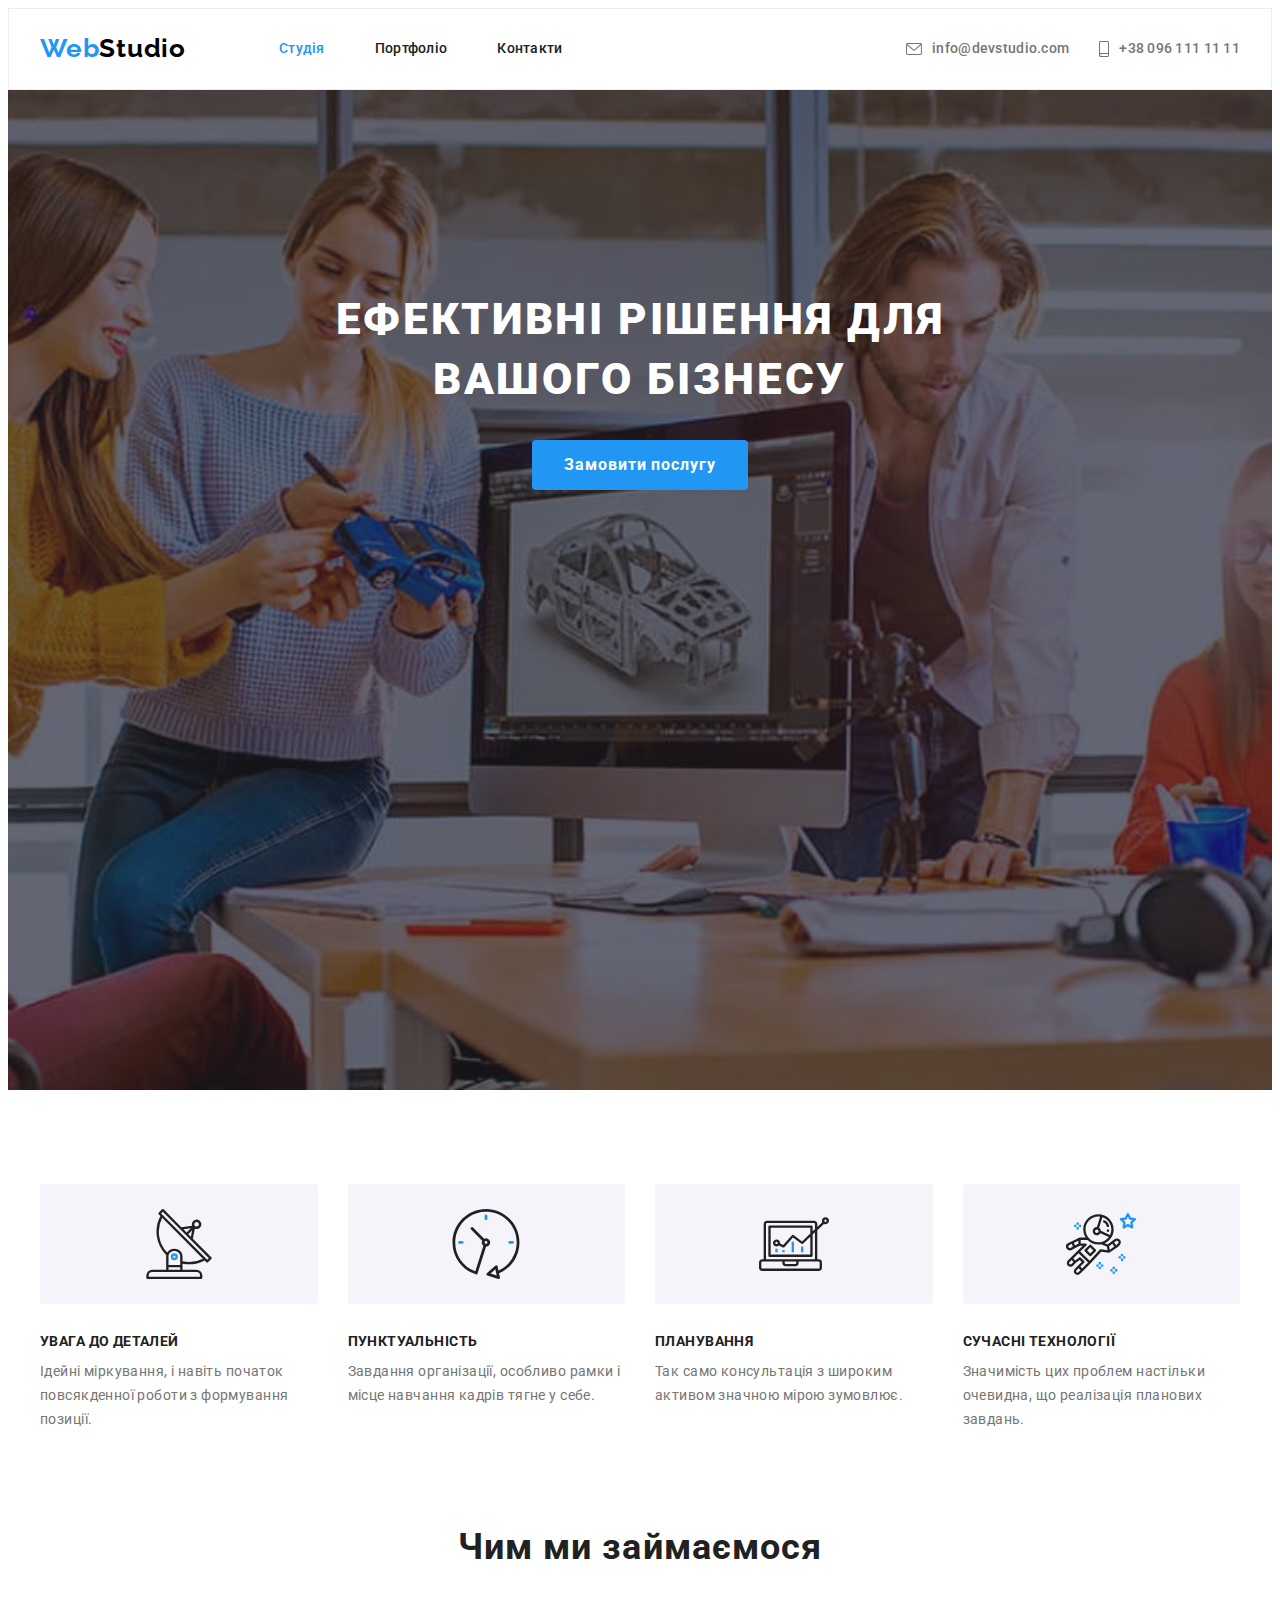
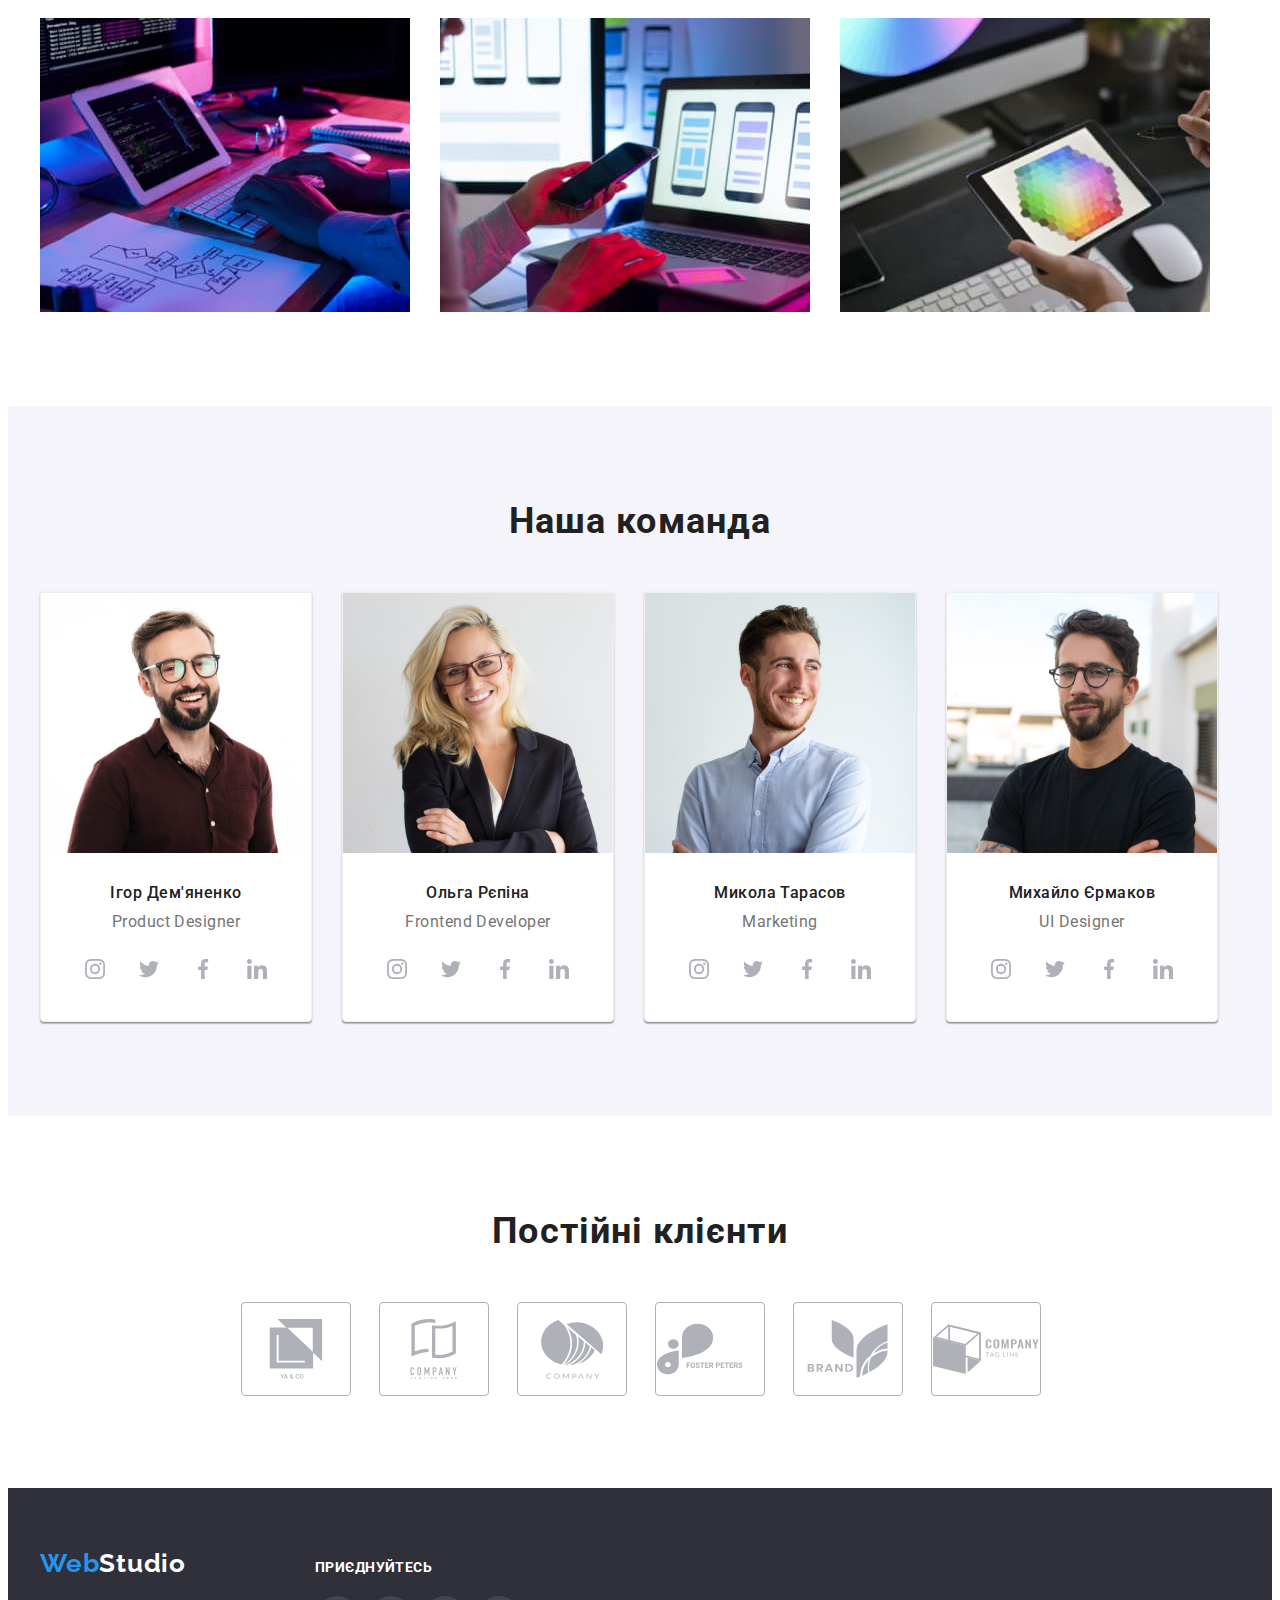
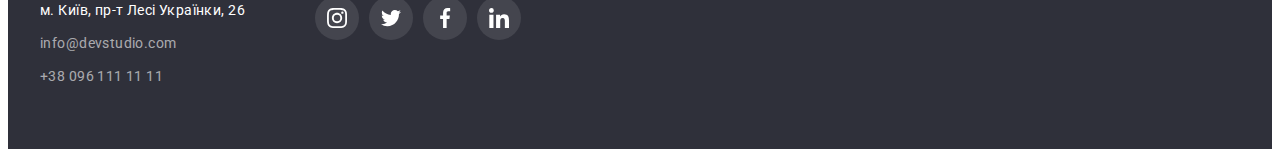
<file: index.html>
<!DOCTYPE html>
<html lang="uk">
  <head>
    <meta charset="UTF-8" />
    <meta http-equiv="X-UA-Compatible" content="IE=edge" />
    <meta name="viewport" content="width=device-width, initial-scale=1.0" />
    <title>Studio</title>
    <link rel="preconnect" href="https://fonts.googleapis.com" />
    <link rel="preconnect" href="https://fonts.gstatic.com" crossorigin />
    <link
      href="https://fonts.googleapis.com/css2?family=Raleway:wght@700&family=Roboto:wght@400;500;700;900&display=swap"
      rel="stylesheet"
    />
    <link
      rel="stylesheet"
      href="https://cdnjs.cloudflare.com/ajax/libs/modern-normalize/1.1.0/modern-normalize.min.css"
      integrity="sha512-wpPYUAdjBVSE4KJnH1VR1HeZfpl1ub8YT/NKx4PuQ5NmX2tKuGu6U/JRp5y+Y8XG2tV+wKQpNHVUX03MfMFn9Q=="
      crossorigin="anonymous"
      referrerpolicy="no-referrer"
    />
    <link rel="stylesheet" href="./css/styles.css" />
  </head>
  <body>
    <header class="header">
      <div class="container container-header">
        <a href="./index.html" lang="en" class="logo-blue link logo"
          >Web<span class="logo-black">Studio</span></a
        >
        <nav>
          <ul class="list container-navigation">
            <li class="navigation-item">
              <a href="" class="navigation-link current link">Студія</a>
            </li>
            <li class="navigation-item">
              <a href="./portfolio.html" class="navigation-link link">Портфоліо</a>
            </li>
            <li class="navigation-item"><a href="" class="navigation-link link">Контакти</a></li>
          </ul>
        </nav>
        <ul class="list container-contact">
          <li>
            <a href="mailto:info@devstudio.com" class="contact-link link">
              <svg class="smartphone-mail-icon" width="16" height="12">
                <use href="./images/icons.svg#icon-mail"></use></svg>info@devstudio.com</a
            >
          </li>
          <li>
            <a href="tel:+380961111111" class="contact-link link">
              <svg class="smartphone-mail-icon" width="10" height="16">
                <use href="./images/icons.svg#icon-smartphone"></use></svg>+38 096 111 11 11</a
            >
          </li>
        </ul>
      </div>
    </header>

    <main>
      <section class="hero">
        <div class="container hero-container">
          <h1 class="hero-title">Ефективні рішення для вашого бізнесу</h1>
          <button type="button" class="hero-button">Замовити послугу</button>
        </div>
      </section>
      <section class="section section-pb-null">
        <div class="container">
          <h2 class="visually-hidden">Наші переваги</h2>
          <ul class="list preference-container">
            <li class="list-preference">
              <div class="preference-icon-bg">
                <svg class="preference-icon" width="70" height="70">
                  <use href="./images/icons.svg#icon-antenna"></use>
                </svg>
              </div>
              <h3 class="item-preference">Увага до деталей</h3>
              <p class="text-preference">
                Ідейні міркування, і навіть початок повсякденної роботи з формування позиції.
              </p>
            </li>
            <li class="list-preference">
              <div class="preference-icon-bg">
                <svg class="preference-icon" width="70" height="70">
                  <use href="./images/icons.svg#icon-clock"></use>
                </svg>
              </div>

              <h3 class="item-preference">Пунктуальність</h3>
              <p class="text-preference">
                Завдання організації, особливо рамки і місце навчання кадрів тягне у себе.
              </p>
            </li>
            <li class="list-preference">
              <div class="preference-icon-bg">
                <svg class="preference-icon" width="70" height="70">
                  <use href="./images/icons.svg#icon-diagram"></use>
                </svg>
              </div>

              <h3 class="item-preference">Планування</h3>
              <p class="text-preference">
                Так само консультація з широким активом значною мірою зумовлює.
              </p>
            </li>
            <li class="list-preference">
              <div class="preference-icon-bg">
                <svg class="preference-icon" width="70" height="70">
                  <use href="./images/icons.svg#icon-astronaut"></use>
                </svg>
              </div>

              <h3 class="item-preference">Сучасні технології</h3>
              <p class="text-preference">
                Значимість цих проблем настільки очевидна, що реалізація планових завдань.
              </p>
            </li>
          </ul>
        </div>
      </section>
      <section class="section">
        <div class="container">
          <h2 class="title-section">Чим ми займаємося</h2>
          <ul class="list section-our-work">
            <li>
              <img
                class="work-tim-project-img"
                src="./images/our-work/our-work-jpg-1.jpg"
                alt="Людина працює на комп'ютері"
                width="370"
                height="294"
              />
            </li>
            <li>
              <img
                class="work-tim-project-img"
                src="./images/our-work/our-work-jpg-2.jpg"
                alt="Людина працює на смартфоні та ноутбуці"
                width="370"
                height="294"
              />
            </li>
            <li>
              <img
                class="work-tim-project-img"
                src="./images/our-work/our-work-jpg-3.jpg"
                alt="Людина працює на графічному планшеті"
                width="370"
                height="294"
              />
            </li>
          </ul>
        </div>
      </section>
      <section class="section-our-tim section">
        <div class="container">
          <h2 class="title-section">Наша команда</h2>
          <ul class="list our-tim-container">
            <li class="list-our-tim">
              <img
                class="work-tim-project-img"
                src="./images/our-team/team-jpg-1.jpg"
                alt="Усміхнений хлопець в окулярах"
                width="270"
                height="260"
              />
              <div class="text-our-tim">
                <h3 class="our-workers">Ігор Дем'яненко</h3>
                <p lang="en" class="working-positions">Product Designer</p>
                <ul class="list-soc-tim list">
                  <li class="item-soc-tim">
                    <a class="link-soc-tim link" href="">
                      <svg class="icon-soc-tim" width="20" height="20">
                        <use href="./images/icons.svg#icon-instagram"></use>
                      </svg>
                    </a>
                  </li>
                  <li class="item-soc-tim">
                    <a class="link-soc-tim link" href="">
                      <svg class="icon-soc-tim" width="20" height="20">
                        <use href="./images/icons.svg#icon-twitter"></use>
                      </svg>
                    </a>
                  </li>
                  <li class="item-soc-tim">
                    <a class="link-soc-tim link" href="">
                      <svg class="icon-soc-tim" width="20" height="20">
                        <use href="./images/icons.svg#icon-facebook"></use>
                      </svg>
                    </a>
                  </li>
                  <li class="item-soc-tim">
                    <a class="link-soc-tim link" href="">
                      <svg class="icon-soc-tim" width="20" height="20">
                        <use href="./images/icons.svg#icon-linkedin"></use>
                      </svg>
                    </a>
                  </li>
                </ul>
              </div>
            </li>
            <li class="list-our-tim">
              <img
                class="img-our-tim work-tim-project-img"
                src="./images/our-team/team-jpg-2.jpg"
                alt="Усміхнена дівчина в окулярах"
                width="270"
                height="260"
              />
              <div class="text-our-tim">
                <h3 class="our-workers">Ольга Рєпіна</h3>
                <p lang="en" class="working-positions">Frontend Developer</p>
                <ul class="list-soc-tim list">
                  <li class="item-soc-tim">
                    <a class="link-soc-tim link" href="">
                      <svg class="icon-soc-tim" width="20" height="20">
                        <use href="./images/icons.svg#icon-instagram"></use>
                      </svg>
                    </a>
                  </li>
                  <li class="item-soc-tim">
                    <a class="link-soc-tim link" href="">
                      <svg class="icon-soc-tim" width="20" height="20">
                        <use href="./images/icons.svg#icon-twitter"></use>
                      </svg>
                    </a>
                  </li>
                  <li class="item-soc-tim">
                    <a class="link-soc-tim link" href="">
                      <svg class="icon-soc-tim" width="20" height="20">
                        <use href="./images/icons.svg#icon-facebook"></use>
                      </svg>
                    </a>
                  </li>
                  <li class="item-soc-tim">
                    <a class="link-soc-tim link" href="">
                      <svg class="icon-soc-tim" width="20" height="20">
                        <use href="./images/icons.svg#icon-linkedin"></use>
                      </svg>
                    </a>
                  </li>
                </ul>
              </div>
            </li>
            <li class="list-our-tim">
              <img
                class="img-our-tim work-tim-project-img"
                src="./images/our-team/team-jpg-3.jpg"
                alt="Усміхнений хлопець"
                width="270"
                height="260"
              />
              <div class="text-our-tim">
                <h3 class="our-workers">Микола Тарасов</h3>
                <p lang="en" class="working-positions">Marketing</p>
                <ul class="list-soc-tim list">
                  <li class="item-soc-tim">
                    <a class="link-soc-tim link" href="">
                      <svg class="icon-soc-tim" width="20" height="20">
                        <use href="./images/icons.svg#icon-instagram"></use>
                      </svg>
                    </a>
                  </li>
                  <li class="item-soc-tim">
                    <a class="link-soc-tim link" href="">
                      <svg class="icon-soc-tim" width="20" height="20">
                        <use href="./images/icons.svg#icon-twitter"></use>
                      </svg>
                    </a>
                  </li>
                  <li class="item-soc-tim">
                    <a class="link-soc-tim link" href="">
                      <svg class="icon-soc-tim" width="20" height="20">
                        <use href="./images/icons.svg#icon-facebook"></use>
                      </svg>
                    </a>
                  </li>
                  <li class="item-soc-tim">
                    <a class="link-soc-tim link" href="">
                      <svg class="icon-soc-tim" width="20" height="20">
                        <use href="./images/icons.svg#icon-linkedin"></use>
                      </svg>
                    </a>
                  </li>
                </ul>
              </div>
            </li>
            <li class="list-our-tim">
              <img
                class="img-our-tim work-tim-project-img"
                src="./images/our-team/team-jpg-4.jpg"
                alt="Усміхнений хлопець в окулярах"
                width="270"
                height="260"
              />
              <div class="text-our-tim">
                <h3 class="our-workers">Михайло Єрмаков</h3>
                <p lang="en" class="working-positions">UI Designer</p>
                <ul class="list-soc-tim list">
                  <li class="item-soc-tim">
                    <a class="link-soc-tim link" href="">
                      <svg class="icon-soc-tim" width="20" height="20">
                        <use href="./images/icons.svg#icon-instagram"></use>
                      </svg>
                    </a>
                  </li>
                  <li class="item-soc-tim">
                    <a class="link-soc-tim link" href="">
                      <svg class="icon-soc-tim" width="20" height="20">
                        <use href="./images/icons.svg#icon-twitter"></use>
                      </svg>
                    </a>
                  </li>
                  <li class="item-soc-tim">
                    <a class="link-soc-tim link" href="">
                      <svg class="icon-soc-tim" width="20" height="20">
                        <use href="./images/icons.svg#icon-facebook"></use>
                      </svg>
                    </a>
                  </li>
                  <li class="item-soc-tim">
                    <a class="link-soc-tim link" href="">
                      <svg class="icon-soc-tim" width="20" height="20">
                        <use href="./images/icons.svg#icon-linkedin"></use>
                      </svg>
                    </a>
                  </li>
                </ul>
              </div>
            </li>
          </ul>
        </div>
      </section>
      <section class="section">
        <div class="container">
          <h2 class="title-section">Постійні клієнти</h2>
          <ul class="list-customers list">
            <li class="item-customers">
              <a class="link-customers link" href="">
                <svg class="logo-customers" width="106" height="60">
                  <use href="./images/icons.svg#icon-yako-logo"></use>
                </svg>
              </a>
            </li>
            <li class="item-customers">
              <a class="link-customers link" href="">
                <svg class="logo-customers" width="106" height="60">
                  <use href="./images/icons.svg#icon-tagline-logo"></use>
                </svg>
              </a>
            </li>
            <li class="item-customers">
              <a class="link-customers link" href="">
                <svg class="logo-customers" width="106" height="60">
                  <use href="./images/icons.svg#icon-company-logo"></use>
                </svg>
              </a>
            </li>
            <li class="item-customers">
              <a class="link-customers link" href="">
                <svg class="logo-customers" width="106" height="60">
                  <use href="./images/icons.svg#icon-foster-logo"></use>
                </svg>
              </a>
            </li>
            <li class="item-customers">
              <a class="link-customers link" href="">
                <svg class="logo-customers" width="106" height="60">
                  <use href="./images/icons.svg#icon-brand-logo"></use>
                </svg>
              </a>
            </li>
            <li class="item-customers">
              <a class="link-customers link" href="">
                <svg class="logo-customers" width="106" height="60">
                  <use href="./images/icons.svg#icon-comptag-logo"></use>
                </svg>
              </a>
            </li>
          </ul>
        </div>
      </section>
    </main>
    <footer class="footer">
      <div class="container">
        <div class="container-footer">
          <div class="container-addres">
        <a href="./index.html" lang="en" class="logo-blue logo-footer link"
          >Web<span class="logo-white">Studio</span></a>
        <address class="addres">
          <ul>
            <li class="addres-list">
              <a
                href="https://goo.gl/maps/gcZeXsUXaWPPvR7o7"
                target="_blank"
                rel="noopenet noreferrer nofollow"
                class="addres-link addres-footer link"
                >м. Київ, пр-т Лесі Українки, 26</a>
            </li>
            <li class="addres-list">
              <a href="mailto:info@devstudio.com" class="mail-pfone-in-footer addres-footer link"
                >info@devstudio.com</a>
            </li>
            <li class="addres-list">
              <a href="tel:+380961111111" class="mail-pfone-in-footer addres-footer link"
                >+38 096 111 11 11</a>
            </li>
          </ul>
        </address>
        </div>
        <div class="container-join">
          <p class="text-join">Приєднуйтесь</p>
                <ul class="list-soc-join list">
                  <li class="item-soc-join">
                    <a class="link-soc-join link" href="">
                      <svg class="icon-soc-join" width="20" height="20">
                        <use href="./images/icons.svg#icon-instagram"></use>
                      </svg>
                    </a>
                  </li>
                  <li class="item-soc-join">
                    <a class="link-soc-join link" href="">
                      <svg class="icon-soc-join" width="20" height="20">
                        <use href="./images/icons.svg#icon-twitter"></use>
                      </svg>
                    </a>
                  </li>
                  <li class="item-soc-join">
                    <a class="link-soc-join link" href="">
                      <svg class="icon-soc-join" width="20" height="20">
                        <use href="./images/icons.svg#icon-facebook"></use>
                      </svg>
                    </a>
                  </li>
                  <li class="item-soc-join">
                    <a class="link-soc-join link" href="">
                      <svg class="icon-soc-join" width="20" height="20">
                        <use href="./images/icons.svg#icon-linkedin"></use>
                      </svg>
                    </a>
                  </li>
                </ul>
        </div>
        </div>
      </div>
    </footer>
  </body>
</html>
</file>
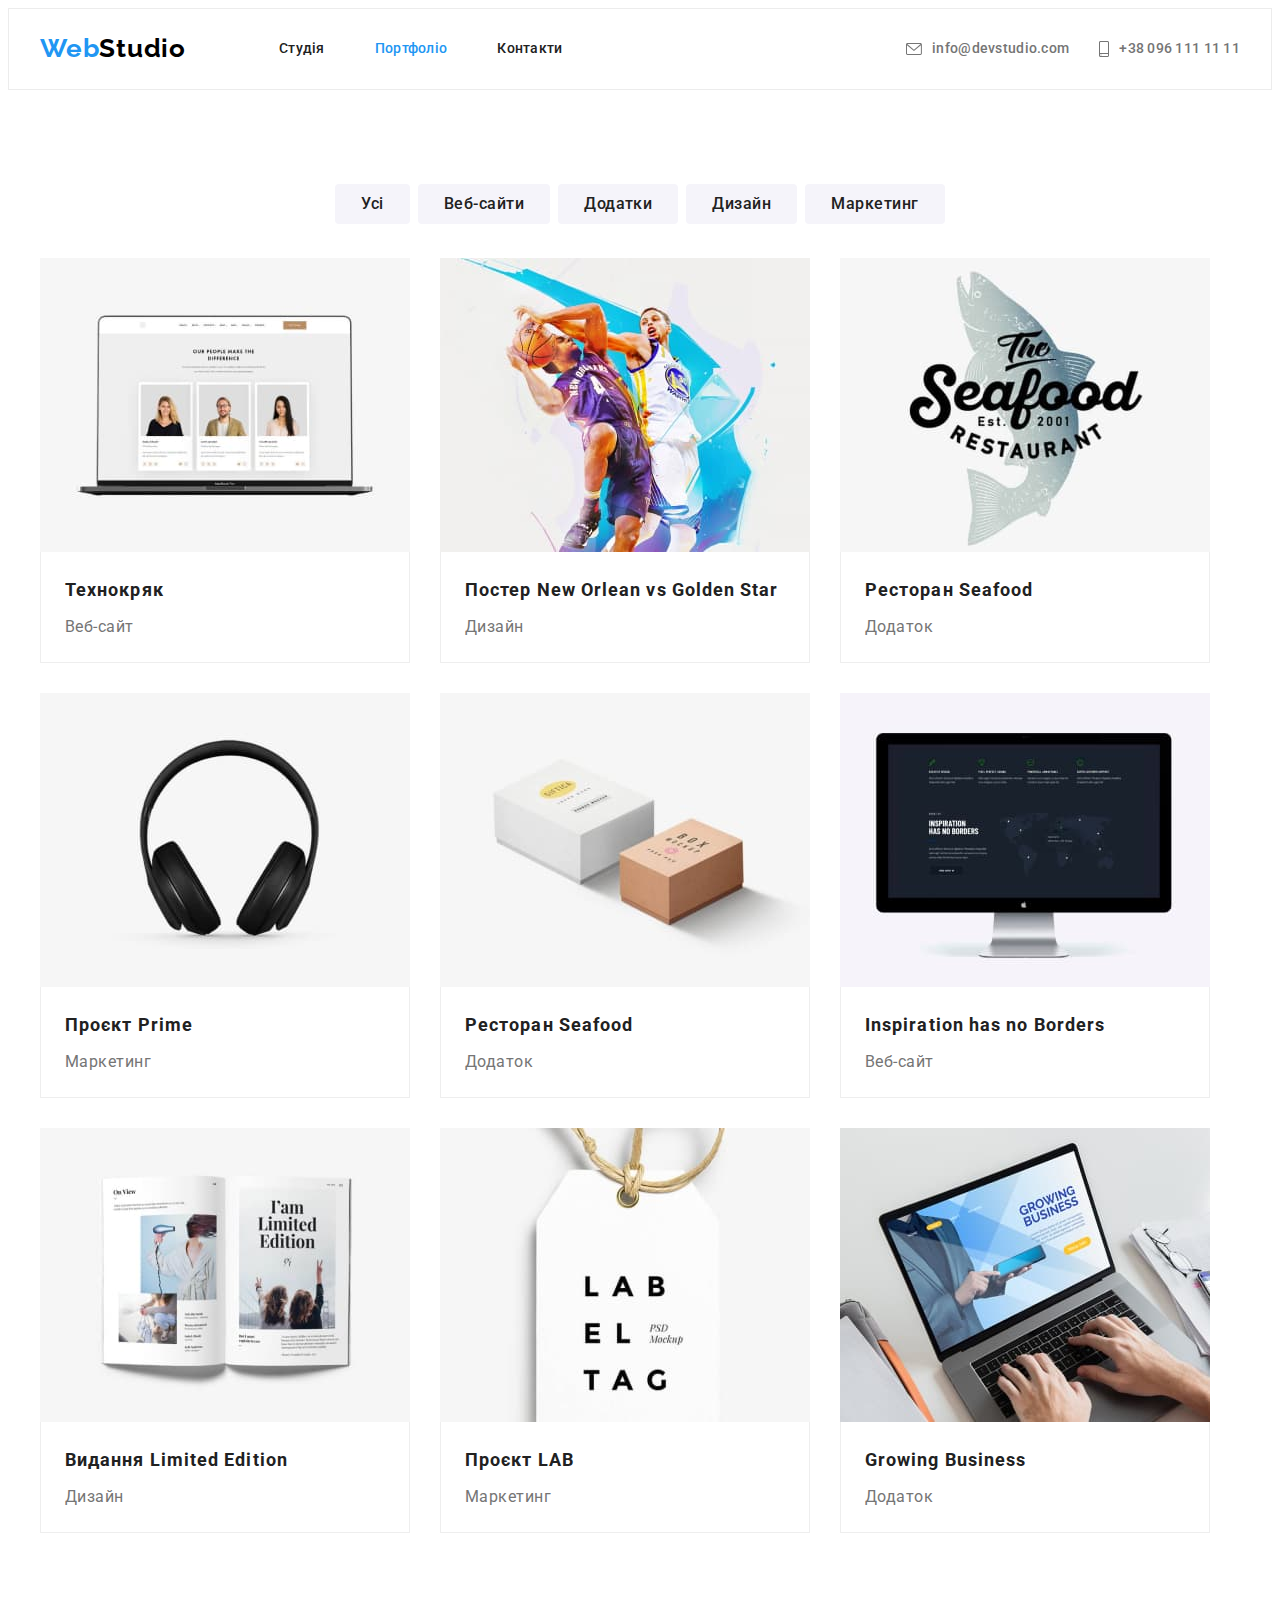
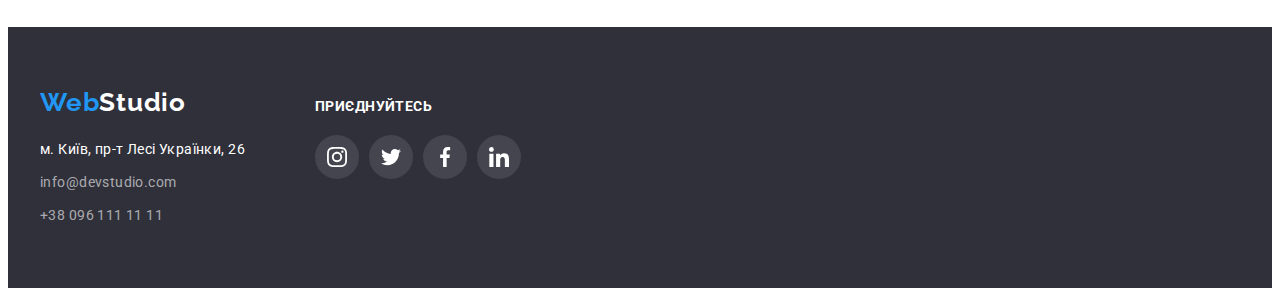
<file: portfolio.html>
<!DOCTYPE html>
<html lang="uk">
  <head>
    <meta charset="UTF-8" />
    <meta http-equiv="X-UA-Compatible" content="IE=edge" />
    <meta name="viewport" content="width=device-width, initial-scale=1.0" />
    <title>Portfolio</title>
    <link rel="preconnect" href="https://fonts.googleapis.com" />
    <link rel="preconnect" href="https://fonts.gstatic.com" crossorigin />
    <link
      href="https://fonts.googleapis.com/css2?family=Raleway:wght@700&family=Roboto:wght@400;500;700;900&display=swap"
      rel="stylesheet"
    />
    <link
      rel="stylesheet"
      href="https://cdnjs.cloudflare.com/ajax/libs/modern-normalize/1.1.0/modern-normalize.min.css"
      integrity="sha512-wpPYUAdjBVSE4KJnH1VR1HeZfpl1ub8YT/NKx4PuQ5NmX2tKuGu6U/JRp5y+Y8XG2tV+wKQpNHVUX03MfMFn9Q=="
      crossorigin="anonymous"
      referrerpolicy="no-referrer"
    />
    <link rel="stylesheet" href="./css/styles.css"/>
  </head>
  <body>
    <header class="header">
      <div class="container container-header">
        <a href="./index.html" lang="en" class="logo-blue link logo"
          >Web<span class="logo-black">Studio</span></a>
        <nav>
          <ul class="list container-navigation">
            <li class="navigation-item">
              <a href="./index.html" class="navigation-link link">Студія</a>
            </li>
            <li class="navigation-item">
              <a href="" class="navigation-link current link">Портфоліо</a>
            </li>
            <li class="navigation-item"><a href="" class="navigation-link link">Контакти</a></li>
          </ul>
        </nav>
        <ul class="list container-contact">
          <li>
            <a href="mailto:info@devstudio.com" class="contact-link link">
              <svg class="smartphone-mail-icon" width="16" height="12">
                <use href="./images/icons.svg#icon-mail"></use></svg>info@devstudio.com</a>
          </li>
          <li>
            <a href="tel:+380961111111" class="contact-link link">
              <svg class="smartphone-mail-icon" width="10" height="16">
                <use href="./images/icons.svg#icon-smartphone"></use></svg>+38 096 111 11 11</a>
          </li>
        </ul>
      </div>
    </header>
    <main>
      <section class="section-our-projects section">
        <div class="container">
          <ul class="list container-btn">
            <li><button type="button" class="button-our-projects">Усі</button></li>
            <li><button type="button" class="button-our-projects">Веб-сайти</button></li>
            <li><button type="button" class="button-our-projects">Додатки</button></li>
            <li><button type="button" class="button-our-projects">Дизайн</button></li>
            <li><button type="button" class="button-our-projects">Маркетинг</button></li>
          </ul>
          <h1 class="visually-hidden">Наші проекти</h1>
          <ul class="list our-project">
            <li class="item-our-project">
              <a class="link-our-project link" href="">
                <img
                  class="img-project work-tim-project-img"
                  src="./images/portfolio-projects/project-img1.jpg"
                  alt="Двое усміхнених дівчат та хлопець в окулярах"
                  width="370"
                  height="294"
                />
                <div class="text-our-project">
                  <h2 class="title-our-projects">Технокряк</h2>
                  <p class="project-type">Веб-сайт</p>
                </div>
              </a>
            </li>
            <li class="item-our-project">
              <a href="" class="link-our-project link">
                <img
                  class="img-project work-tim-project-img"
                  src="./images/portfolio-projects/project-img2.jpg"
                  alt="Двоє чоловіків грають в баскетбол"
                  width="370"
                  height="294"
                />
                <div class="text-our-project">
                  <h2 class="title-our-projects">
                    Постер <span lang="en">New Orlean vs Golden Star</span>
                  </h2>
                  <p class="project-type">Дизайн</p>
                </div>
              </a>
            </li>
            <li class="item-our-project">
              <a href="" class="link-our-project link">
                <img
                  class="img-project work-tim-project-img"
                  src="./images/portfolio-projects/project-img3.jpg"
                  alt="Емблема рибного ресторану"
                  width="370"
                  height="294"
                />
                <div class="text-our-project">
                  <h2 class="title-our-projects">Ресторан <span lang="en">Seafood</span></h2>
                  <p class="project-type">Додаток</p>
                </div>
              </a>
            </li>
            <li class="item-our-project">
              <a href="" class="link-our-project link">
                <img
                  class="img-project work-tim-project-img"
                  src="./images/portfolio-projects/project-img4.jpg"
                  alt="Бездротові навушники"
                  width="370"
                  height="294"
                />
                <div class="text-our-project">
                  <h2 class="title-our-projects">Проєкт <span lang="en">Prime</span></h2>
                  <p class="project-type">Маркетинг</p>
                </div>
              </a>
            </li>
            <li class="item-our-project">
              <a href="" class="link-our-project link">
                <img
                  class="img-project work-tim-project-img"
                  src="./images/portfolio-projects/project-img5.jpg"
                  alt="Дві коробочки"
                  width="370"
                  height="294"
                />
                <div class="text-our-project">
                  <h2 class="title-our-projects">Ресторан <span lang="en">Seafood</span></h2>
                  <p class="project-type">Додаток</p>
                </div>
              </a>
            </li>
            <li class="item-our-project">
              <a href="" class="link-our-project link">
                <img
                  class="img-project work-tim-project-img"
                  src="./images/portfolio-projects/project-img6.jpg"
                  alt="Монітор"
                  width="370"
                  height="294"
                />
                <div class="text-our-project">
                  <h2 lang="en" class="title-our-projects">Inspiration has no Borders</h2>
                  <p class="project-type">Веб-сайт</p>
                </div>
              </a>
            </li>
            <li class="item-our-project">
              <a href="" class="link-our-project link">
                <img
                  class="img-project work-tim-project-img"
                  src="./images/portfolio-projects/project-img7.jpg"
                  alt="Розгорнутий глянцевий журнал"
                  width="370"
                  height="294"
                />
                <div class="text-our-project">
                  <h2 class="title-our-projects">Видання <span lang="en">Limited Edition</span></h2>
                  <p class="project-type">Дизайн</p>
                </div>
              </a>
            </li>
            <li class="item-our-project">
              <a href="" class="link-our-project link">
                <img
                  class="img-project work-tim-project-img"
                  src="./images/portfolio-projects/project-img8.jpg"
                  alt="Картонна етикетка"
                  width="370"
                  height="294"
                />
                <div class="text-our-project">
                  <h2 class="title-our-projects">
                    Проєкт <span lang="en" class="capital-letters">Lab</span>
                  </h2>
                  <p class="project-type">Маркетинг</p>
                </div>
              </a>
            </li>
            <li class="item-our-project">
              <a href="" class="link-our-project link">
                <img
                  class="img-project work-tim-project-img"
                  src="./images/portfolio-projects/project-img9.jpg"
                  alt="Людина працює за комп'ютером"
                  width="370"
                  height="294"
                />
                <div class="text-our-project">
                  <h2 lang="en" class="title-our-projects">Growing Business</h2>
                  <p class="project-type">Додаток</p>
                </div>
              </a>
            </li>
          </ul>
        </div>
      </section>
    </main>
    <footer class="footer">
      <div class="container">
        <div class="container-footer">
          <div class="container-addres">
            <a href="./index.html" lang="en" class="logo-blue logo-footer link"
              >Web<span class="logo-white">Studio</span></a
            >
            <address class="addres">
              <ul>
                <li class="addres-list">
                  <a
                    href="https://goo.gl/maps/gcZeXsUXaWPPvR7o7"
                    target="_blank"
                    rel="noopenet noreferrer nofollow"
                    class="addres-link addres-footer link"
                    >м. Київ, пр-т Лесі Українки, 26</a
                  >
                </li>
                <li class="addres-list">
                  <a
                    href="mailto:info@devstudio.com"
                    class="mail-pfone-in-footer addres-footer link"
                    >info@devstudio.com</a
                  >
                </li>
                <li class="addres-list">
                  <a href="tel:+380961111111" class="mail-pfone-in-footer addres-footer link"
                    >+38 096 111 11 11</a
                  >
                </li>
              </ul>
            </address>
          </div>
          <div class="container-join">
            <p class="text-join">Приєднуйтесь</p>
            <ul class="list-soc-join list">
              <li class="item-soc-join">
                <a class="link-soc-join link" href="">
                  <svg class="icon-soc-join" width="20" height="20">
                    <use href="./images/icons.svg#icon-instagram"></use>
                  </svg>
                </a>
              </li>
              <li class="item-soc-join">
                <a class="link-soc-join link" href="">
                  <svg class="icon-soc-join" width="20" height="20">
                    <use href="./images/icons.svg#icon-twitter"></use>
                  </svg>
                </a>
              </li>
              <li class="item-soc-join">
                <a class="link-soc-join link" href="">
                  <svg class="icon-soc-join" width="20" height="20">
                    <use href="./images/icons.svg#icon-facebook"></use>
                  </svg>
                </a>
              </li>
              <li class="item-soc-join">
                <a class="link-soc-join link" href="">
                  <svg class="icon-soc-join" width="20" height="20">
                    <use href="./images/icons.svg#icon-linkedin"></use>
                  </svg>
                </a>
              </li>
            </ul>
          </div>
        </div>
      </div>
    </footer>
  </body>
</html>
</file>
<file: css/styles.css>
:root {
  --color-bg-header-and-logo-btn-addres: #ffffff;
  --color-logo-and-focus-btn-hero: #2196f3;
  --color-logo-light-bg: #000000;
  --color-nav-and-title-and-btn-project: #212121;
  --color-bg_section-preference-work-projects: #f5f5f5;
  --color-contacts-and-paragraph: #757575;
  --color-bg-our-tim-and-bg-button-our-projects: #f5f4fa;
  --color-bg-hero-and-footer: #2f303a;
  --color-button-hero-focus: #188ce8;
  --color-contact-in-footer: rgba(255, 255, 255, 0.6);
  --color-bg-hero: #c4c4c4;
  --color-soc-icon: #afb1b8;
}

p,
h1,
h2,
h3 {
  margin: 0;
}

ul {
  margin: 0;
  padding-left: 0;
}

body {
  font-family: 'Roboto', sans-serif;
  font-size: 14px;
  color: var(--color-contacts-and-paragraph);
}

.list {
  list-style: none;
}

.link {
  text-decoration: none;
}

/* -----------HEADER---------------- */
.header {
  border: 1px solid #ececec;
}

.container {
  width: 1200px;
  padding-left: 15px;
  padding-right: 15px;
  margin: 0 auto;
}

.container-header {
  display: flex;
}
.container-navigation {
  display: flex;
  gap: 50px;
}
.container-contact {
  display: flex;
  gap: 30px;
  margin-left: auto;
  /* flex-direction: row-reverse; */
  align-items: center;
}

.mail-contact {
  display: flex;
  align-items: center;
  justify-content: center;
  padding: 32px 0;
}

.logo {
  padding-top: 24px;
  padding-bottom: 25px;
  margin-right: 93px;
}
.logo-blue {
  font-family: 'Raleway', sans-serif;
  font-weight: 700;
  font-size: 26px;
  line-height: 1.19;
  letter-spacing: 0.03em;
  color: var(--color-logo-and-focus-btn-hero);
}
.logo-black {
  color: var(--color-logo-light-bg);
}

.navigation-link {
  padding: 32px 0;
  display: block;
  font-weight: 500;
  line-height: 1.14;
  letter-spacing: 0.02em;
  color: var(--color-nav-and-title-and-btn-project);
}
.navigation-link:hover,
.navigation-link:focus {
  color: var(--color-logo-and-focus-btn-hero);
}
.current {
  color: var(--color-logo-and-focus-btn-hero);
}
.contact-link {
  padding: 32px 0;
  display: flex;
  align-items: center;
  justify-content: flex-start;
  font-weight: 500;
  line-height: 1.14;
  letter-spacing: 0.02em;
  color: inherit;
}

.contact-link:hover,
.contact-link:focus {
  color: var(--color-logo-and-focus-btn-hero);
}

.contact-link:hover .smartphone-mail-icon,
.contact-link:focus .smartphone-mail-icon {
  fill: var(--color-logo-and-focus-btn-hero);
}

.smartphone-mail-icon {
  fill: currentColor;
  margin-right: 10px;
}
/* ----------STUDIO------------------ */
/* ---------section---HERO--------------- */
.section {
  padding-top: 94px;
  padding-bottom: 94px;
}
.hero {
  height: 600px;
  max-width: 1600px;
  margin-left: auto;
  margin-right: auto;
  padding: 200px 0;
  background: var(--color-bg-hero);
  background-image: linear-gradient(rgba(47, 48, 58, 0.4), rgba(47, 48, 58, 0.4)),
    url(../images/hero-img.jpg);
  background-repeat: no-repeat;
  background-position: center;
  background-size: cover;
}

.hero-container {
  display: flex;
  flex-direction: column;
  align-items: center;
}

.hero-title {
  margin-bottom: 30px;
  max-width: 696px;
  vertical-align: middle;
  font-weight: 900;
  font-size: 44px;
  line-height: 1.36;
  text-align: center;
  letter-spacing: 0.06em;
  text-transform: uppercase;
  color: var(--color-bg-header-and-logo-btn-addres);
}

.hero-button {
  background: var(--color-logo-and-focus-btn-hero);
  font-family: inherit;
  font-weight: 700;
  font-size: 16px;
  line-height: 1.88;
  letter-spacing: 0.06em;
  border-radius: 4px;
  cursor: pointer;
  min-width: 216;
  height: 50;
  padding: 10px 32px;
  border: 1px transparent;
  color: var(--color-bg-header-and-logo-btn-addres);
}
.hero-button:hover,
.hero-button:focus {
  background: var(--color-button-hero-focus);
}
/* -----------SECTION------НАШІ-ПЕРЕВАГИ-----------*/
.visually-hidden {
  position: absolute;
  white-space: nowrap;
  width: 1px;
  height: 1px;
  overflow: hidden;
  border: 0;
  padding: 0;
  clip: rect(0 0 0 0);
  clip-path: inset(50%);
  margin: -1px;
}
.section-pb-null {
  padding-bottom: 0;
}
.preference-container {
  display: flex;
}

.list-preference {
  flex-basis: calc((100% - 90px) / 4);
}

.list-preference:not(:last-child) {
  margin-right: 30px;
}

.preference-icon-bg {
  display: flex;
  align-items: center;
  justify-content: center;
  background: var(--color-bg-our-tim-and-bg-button-our-projects);
  border-radius: 4px;
  margin-bottom: 30px;
  height: 120px;
}

.item-preference {
  margin-bottom: 10px;
  font-size: inherit;
  line-height: 1.14;
  letter-spacing: 0.03em;
  text-transform: uppercase;
  color: var(--color-nav-and-title-and-btn-project);
}

.text-preference {
  line-height: 1.71;
  letter-spacing: 0.03em;
}
/* -----------SECTION--------ЧИМ_МИ_ЗАЙМАЄМОСЯ--------------- */
.section-our-work {
  display: flex;
  gap: 30px;
}

.work-tim-project-img {
  display: block;
}

.title-section {
  margin-bottom: 50px;
  font-size: 36px;
  line-height: 1.17;
  text-align: center;
  letter-spacing: 0.03em;
  color: var(--color-nav-and-title-and-btn-project);
}
/* -----------SECTION-----НАША-КОМАНДА------------ */

.our-tim-container {
  display: flex;
  gap: 30px;
}
.text-our-tim {
  padding: 30px 32px;
}

.section-our-tim {
  background: var(--color-bg-our-tim-and-bg-button-our-projects);
}

.list-our-tim {
  border: 1px solid #eeeeee;
  box-shadow: 0px 1px 3px rgba(0, 0, 0, 0.12), 0px 1px 1px rgba(0, 0, 0, 0.14),
    0px 2px 1px rgba(0, 0, 0, 0.2);
  border-radius: 0px 0px 4px 4px;
  background-color: var(--color-bg-header-and-logo-btn-addres);
}
.our-workers {
  margin-bottom: 10px;
  font-weight: 500;
  font-size: 16px;
  line-height: 1.19;
  text-align: center;
  letter-spacing: 0.03em;
  color: var(--color-nav-and-title-and-btn-project);
}
.working-positions {
  font-size: 16px;
  line-height: 1.19;
  text-align: center;
  letter-spacing: 0.03em;
}

.list-soc-tim {
  display: flex;
  align-items: center;
  justify-content: center;
  margin-top: 16px;
}
.item-soc-tim:not(:last-child) {
  margin-right: 10px;
}

.item-soc-tim {
  width: 44px;
  height: 44px;
}

.link-soc-tim {
  width: 100%;
  height: 100%;
  border-radius: 50%;
  display: flex;
  align-items: center;
  justify-content: center;
}
.icon-soc-tim {
  fill: var(--color-soc-icon);
}

.link-soc-tim:hover,
.link-soc-tim:focus {
  background-color: var(--color-logo-and-focus-btn-hero);
}
.link-soc-tim:hover .icon-soc-tim,
.link-soc-tim:focus .icon-soc-tim {
  fill: var(--color-bg-header-and-logo-btn-addres);
}

/* ------------ПОСТІЙНІ--КЛІЄНТИ---------- */

.list-customers {
  display: flex;
  align-items: center;
  justify-content: center;
}

.item-customers {
  width: calc((100%-150) / 6);
  height: 92px;
}

.item-customers:not(:last-child) {
  margin-right: 30px;
}

.link-customers {
  display: flex;
  align-items: center;
  justify-content: center;
  width: 100%;
  height: 100%;
  border: 1px solid var(--color-soc-icon);
  border-radius: 4px;
}
.logo-customers {
  /* fill: currentColor; */
  fill: var(--color-soc-icon);
}
.link-customers:hover,
.link-customers:focus {
  border: 1px solid var(--color-logo-and-focus-btn-hero);
}
.link-customers:hover .logo-customers,
.link-customers:focus .logo-customers {
  fill: var(--color-logo-and-focus-btn-hero);
}

/* ------------PORTFOLIO----------------- */
/* ------SECTION-------НАШІ-РОБОТИ---*/

.container-btn {
  display: flex;
  justify-content: center;
  gap: 8px;
  margin-bottom: 34px;
}

.button-our-projects {
  padding: 6px 22px;
  border-radius: 4px;
  border: 1px solid transparent;
  background: var(--color-bg-our-tim-and-bg-button-our-projects);
  font-family: inherit;
  font-weight: 500;
  font-size: 16px;
  line-height: 1.63;
  text-align: center;
  letter-spacing: 0.03em;
  cursor: pointer;
  color: var(--color-nav-and-title-and-btn-project);
}

.button-our-projects:nth-child(1) {
  padding-right: 25px;
  padding-left: 25px;
}

.button-our-projects:hover,
.button-our-projects:focus {
  background: var(--color-logo-and-focus-btn-hero);
  color: var(--color-bg-header-and-logo-btn-addres);
  box-shadow: 0px 3px 1px rgba(0, 0, 0, 0.1), 0px 1px 2px rgba(0, 0, 0, 0.08),
    0px 2px 2px rgba(0, 0, 0, 0.12);
}
.link-our-project {
  color: inherit;
  display: block;
}

.link-our-project:hover,
.link-our-project:focus {
  box-shadow: 0px 1px 1px rgba(0, 0, 0, 0.12), 0px 4px 4px rgba(0, 0, 0, 0.06),
    1px 4px 6px rgba(0, 0, 0, 0.16);
}

.title-our-projects {
  margin-bottom: 4px;
  font-size: 18px;
  line-height: 2;
  letter-spacing: 0.06em;
  color: var(--color-nav-and-title-and-btn-project);
}

.our-project {
  display: flex;
  flex-wrap: wrap;
  gap: 30px;
  width: calc((100% - 60) / 3);
}

.project-type {
  /* padding-bottom: 20px; */
  font-size: 16px;
  line-height: 1.88;
  letter-spacing: 0.03em;
}

.text-our-project {
  padding: 20px 24px;
  display: block;
  border: 1px solid #eeeeee;
  border-top: none;
}

.capital-letters {
  text-transform: uppercase;
}
/* ----------FOOTER--------------------- */
.footer {
  /* padding: 60px 0; */
  background: var(--color-bg-hero-and-footer);
}

.logo-white {
  color: var(--color-bg-header-and-logo-btn-addres);
}

.addres-list:not(:last-child) {
  margin-bottom: 9px;
}
.addres {
  font-style: normal;
  margin-top: 20px;
}
.addres-footer:hover,
.addres-footer:focus {
  color: var(--color-logo-and-focus-btn-hero);
}

.addres-link {
  line-height: 1.71;
  letter-spacing: 0.03em;
  color: var(--color-bg-header-and-logo-btn-addres);
}
.addres-list {
  list-style: none;
}

.mail-pfone-in-footer {
  font-weight: 400;
  line-height: 1.71;
  letter-spacing: 0.03em;
  color: var(--color-contact-in-footer);
}

.container-footer {
  display: flex;
  flex-direction: row;
}

.container-addres {
  padding: 60px 0px;
  margin-right: 70px;
}
.container-join {
  display: block;
  padding: 72px 0px 100px 0px;
  margin-right: auto;
}

.text-join {
  font-weight: 700;
  font-size: 14px;
  line-height: 1.14;
  letter-spacing: 0.03em;
  text-transform: uppercase;
  color: var(--color-bg-header-and-logo-btn-addres);
  margin-bottom: 20px;
}

.list-soc-join {
  display: flex;
  align-items: center;
  justify-content: center;
}
.item-soc-join:not(:last-child) {
  margin-right: 10px;
}

.item-soc-join {
  width: 44px;
  height: 44px;
}

.link-soc-join {
  width: 100%;
  height: 100%;
  border-radius: 50%;
  background: rgba(255, 255, 255, 0.1);
  display: flex;
  align-items: center;
  justify-content: center;
}

.icon-soc-join {
  fill: var(--color-bg-header-and-logo-btn-addres);
}

.link-soc-join:hover,
.link-soc-join:focus {
  background-color: var(--color-logo-and-focus-btn-hero);
}
</file>
